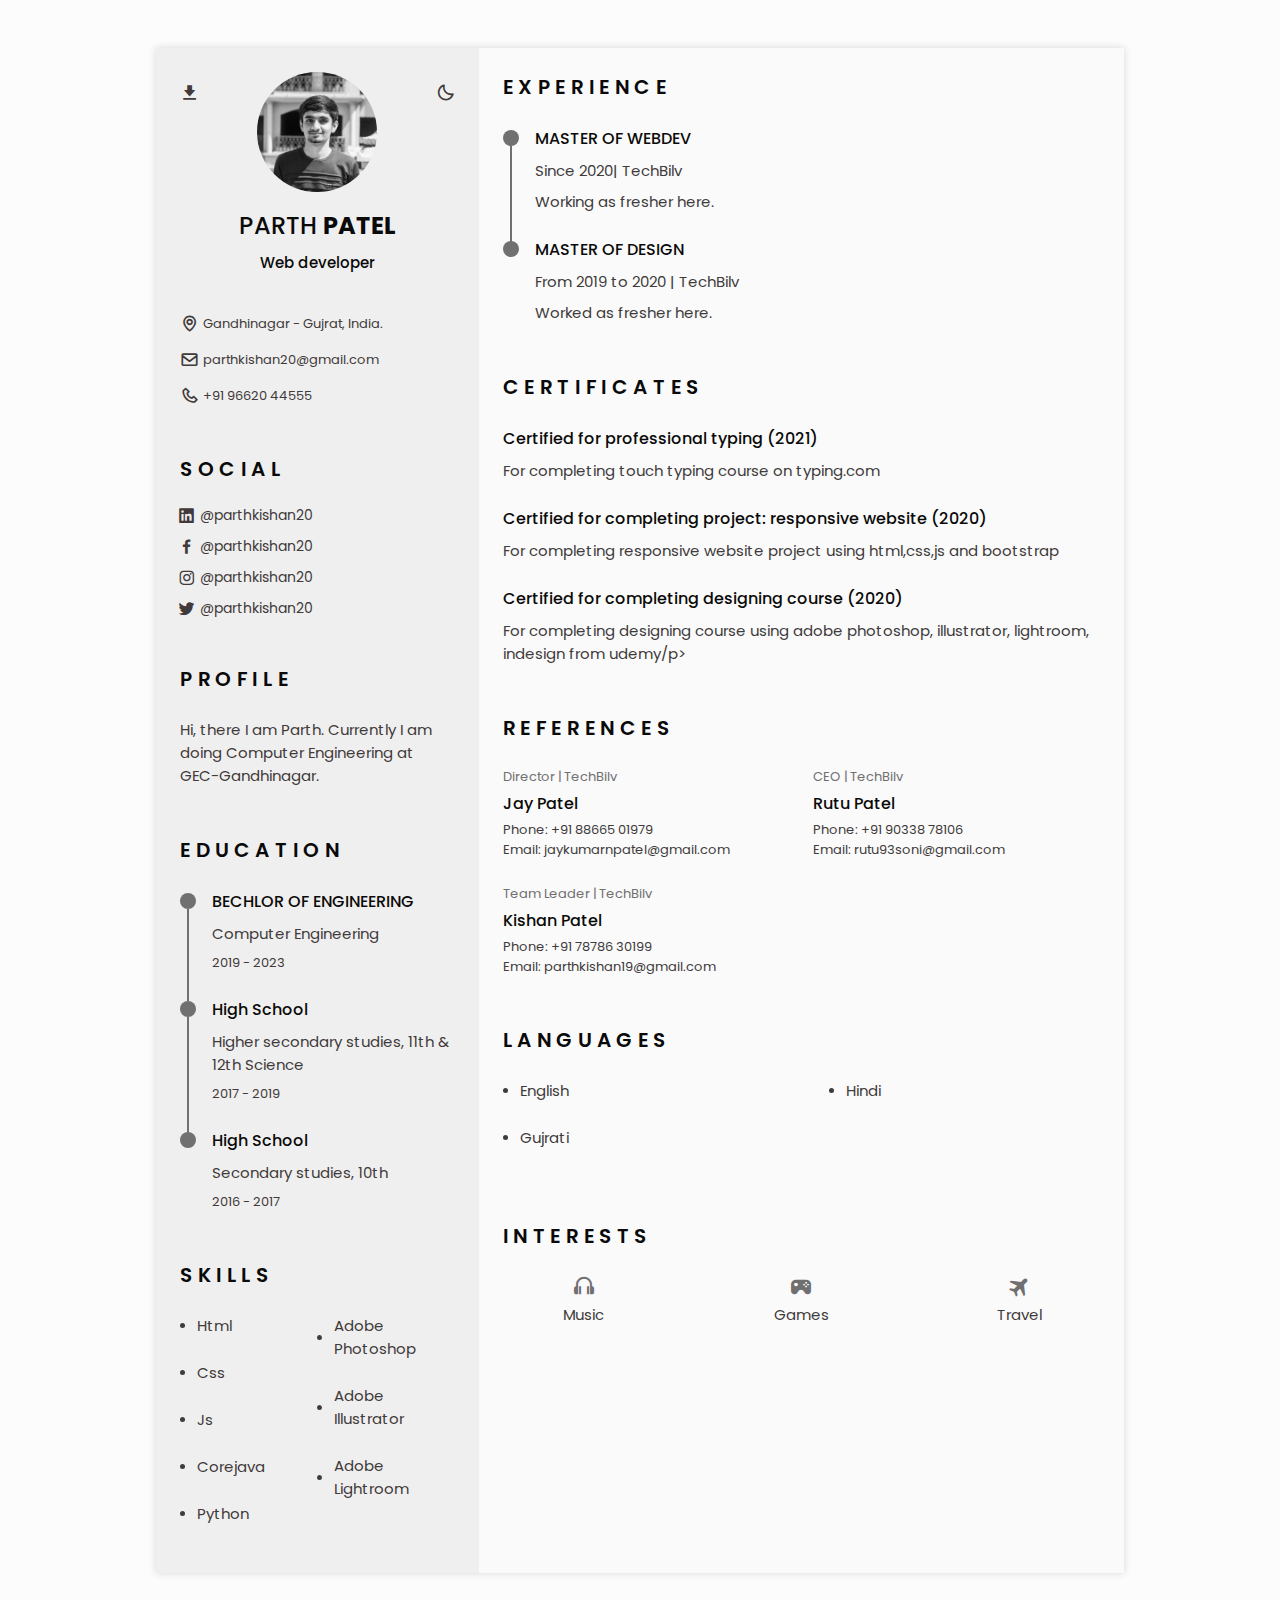
<file: index.htm>
<!DOCTYPE html>
    <html lang="en">
    <head>
        <meta charset="UTF-8">
        <meta name="viewport" content="width=device-width, initial-scale=1.0">

        <!--========== BOX ICONS ==========-->
        <link rel="stylesheet" href="https://cdn.jsdelivr.net/npm/boxicons@latest/css/boxicons.min.css">
        <!-- <link href="https://cdn.jsdelivr.net/npm/bootstrap@5.0.1/dist/css/bootstrap.min.css" rel="stylesheet" integrity="sha384-+0n0xVW2eSR5OomGNYDnhzAbDsOXxcvSN1TPprVMTNDbiYZCxYbOOl7+AMvyTG2x" crossorigin="anonymous"> -->

        <!--========== CSS ==========-->
        <link rel="stylesheet" href="assets/css/styles.css">

        <title>My Profile</title>
    </head>
    <body >
        <!--========== HEADER ==========-->
        <header class="l-header" id="header">
            <nav class="nav bd-container">
                <a href="#Parth" class="nav__logo ">Parth</a>
               
                <div class="nav__menu" id="nav-menu">
                    <ul class="nav__list">
                        <li class="nav__item">
                            <a href="#home" class="nav__link active-link">
                                <i class='bx bxs-home nav__icon'  ></i>Home
                            </a>
                        </li> 

                        <li class="nav__item">
                            <a href="#profile" class="nav__link">
                                <i class='bx bx-user nav__icon' ></i>Profile
                        </a>
                        </li>
                        
                        <li class="nav__item">
                            <a href="#education" class="nav__link">
                                <i class='bx bx-book nav__icon'  ></i>Education
                            </a>
                        </li>
                        
                        <li class="nav__item">
                            <a href="#skills" class="nav__link">
                                <i class='bx bx-receipt nav__icon'  ></i>Skills
                            </a>
                        </li>
                        
                        <li class="nav__item">
                            <a href="#experience" class="nav__link">
                                <i class='bx bx-briefcase-alt nav__icon'  ></i>Experience
                            </a>
                        </li>
                        
                        <li class="nav__item">
                            <a href="#certificates" class="nav__link">
                                <i class='bx bx-award nav__icon'  ></i>Certificates
                            </a>
                        </li>
                        
                        <li class="nav__item">
                            <a href="#references" class="nav__link">
                                <i class='bx bx-link-external nav__icon'  ></i>References
                            </a>
                        </li>
                    </ul>
                </div>
                <div class="nav__toggle" id="nav-toggle">
                    <i class='bx bx-grid-alt'></i>
                </div>
            </nav>
        </header>

        <main class="l-main bd-container">
            <!-- All elements within this div, is generated in PDF -->
            <div class="resume" id="area-cv">
                <div class="resume__left">
                    <!--========== HOME ==========-->
                    <section class="home" id="home">
                        <div class="home__container section bd-grid">
                            <div class="home__data bd-grid">
                                <img src="assets/img/cv.JPG" alt="" class="home__img">

                                <h1 class="home__title">PARTH <b>PATEL</b></h1>
                                <h3 class="home__profession">Web developer</h3>
       
                                <!--Button to download your CV saved in the pdf folder.-->
                                <div>
                                    <a download="" href="assets/pdf/ResumeCv.pdf" class="home__button-movil">Download</a>
                                </div>
                            </div>

                            <div class="home__address bd-grid">
                                <span class="home__information">
                                    <i class='bx bx-map home__icon' ></i> Gandhinagar - Gujrat, India.
                                </span>
                                <span class="home__information">
                                    <i class='bx bx-envelope home__icon' ></i> parthkishan20@gmail.com   
                                </span>
                                <span class="home__information">
                                    <i class='bx bx-phone home__icon' ></i> +91 96620 44555
                                </span>
                            </div>
                        </div>
                        <!-- Theme change button -->
                        <i class='bx bx-moon change-theme' title="Theme" id="theme-button"></i>
    
                        <!-- Button to generate and download the pdf. Available for desktop. -->
                        <i class='bx bxs-download generate-pdf' title="Generate PDF" id="resume-button" ></i>

                    </section>          
                    
                    <!--========== SOCIAL ==========-->
                    <section class="social section">
                        <h2 class="section-title">SOCIAL</h2>

                        <div class="social__container bd-grid">
                            <a href="https://www.linkedin.com/in/parth-patel-9629751a4/" target="_blank" class="social__link">
                                <i class='bx bxl-linkedin-square social__icon' ></i> @parthkishan20
                            </a>
                            <a href="https://www.facebook.com/parthuuuu" target="_blank" class="social__link">
                                <i class='bx bxl-facebook social__icon' ></i> @parthkishan20
                            </a>
                            <a href="https://www.instagram.com/parthkishan20/" target="_blank" class="social__link">
                                <i class='bx bxl-instagram social__icon' ></i> @parthkishan20
                            </a>
                            <a href="https://twitter.com/parthkishan20" target="_blank" class="social__link">
                                <i class='bx bxl-twitter social__icon'></i> @parthkishan20
                            </a>
                        </div>
                    </section>

                    <!--========== PROFILE ==========-->
                    <section class="profile section" id="profile">
                      <h2 class="section-title">Profile</h2>  
                    
                    <p class="profile__description">Hi, there I am Parth. Currently I am doing Computer Engineering at GEC-Gandhinagar.</p>
                    </section>
                    
                    <!--========== EDUCATION ==========-->
                    <section class="education section" id="education">
                        <h2 class="section-title">Education</h2>
                    
                     <div class="education__container bd-grid">
                         <div class="education__content">
                             <div class="education__time">
                                 <span class="education__rounder"></span>
                                 <span class="education__line"></span>
                             </div>

                             <div class="education__data bd-grid">
                                 <h3 class="education__title">BECHLOR OF ENGINEERING</h3>
                                 <span class="education__studies">Computer Engineering</span>
                                 <span class="education__year">2019 - 2023</span>
                             </div>
                         </div>
                         <div class="education__content">
                            <div class="education__time">
                                <span class="education__rounder"></span>
                                <span class="education__line"></span>
                            </div>

                            <div class="education__data bd-grid">
                                <h3 class="education__title">High School</h3>
                                <span class="education__studies">Higher secondary studies, 11th & 12th Science</span>
                                <span class="education__year">2017 - 2019</span>
                            </div>
                        </div>
                        <div class="education__content">
                            <div class="education__time">
                                <span class="education__rounder"></span>
                                <!-- <span class="education__line"></span> -->
                            </div>

                            <div class="education__data bd-grid">
                                <h3 class="education__title">High School</h3>
                                <span class="education__studies">Secondary studies, 10th</span>
                                <span class="education__year">2016 - 2017</span>
                            </div>
                        </div>
                     </div>
                    </section>


                    <!--========== SKILLS  ==========-->
                    <section class="skills section" id="skills">
                       <h2 class="section-title">Skills</h2>
                       
                       <div class="skills__content bd-grid">
                           <ul class="skills_data">
                               <li class="skills__name">
                                   <span class="skills__circle"></span> Html
                               </li>
                               <li class="skills__name">
                                   <span class="skills__circle"></span> Css
                               </li>
                               <li class="skills__name">
                                   <span class="skills__circle"></span> Js 
                               </li>
                               <li class="skills__name">
                                   <span class="skills__circle"></span> Corejava
                               </li>
                               <li class="skills__name">
                                   <span class="skills__circle"></span> Python
                               </li>
                           </ul>
                           <ul class="skills_data">
                                <li class="skills__name">
                                    <span class="skills__circle"></span> Adobe Photoshop
                                </li>
                                <li class="skills__name">
                                    <span class="skills__circle"></span> Adobe Illustrator
                                </li>
                                <li class="skills__name">
                                    <span class="skills__circle"></span> Adobe Lightroom
                                </li>
                        </ul>

                       </div>
                    </section>

                </div>

                <div class="resume__right">
                    <!--========== EXPERIENCE ==========-->
                    <section class="experience section" id="experience">
                        <h2 class="section-title">Experience</h2>
                    
                    <div class="experience__container bd-grid">
                        <div class="experience__content">
                            <div class="experience__time">
                                <span class="experience__rounder"></span>
                                <span class="experience__line"></span>
                            </div>

                            <div class="experience__data bd-grid">
                                <h3 class="experience__title">MASTER OF WEBDEV</h3>
                                <span class="experience__company">Since 2020| TechBilv</span>
                                <p class="experience__description">Working as fresher here.</p>
                            </div>
                        </div>
                        <div class="experience__content">
                            <div class="experience__time">
                                <span class="experience__rounder"></span>
                               <!--<span class="experience__line"></span>--> 
                            </div>

                            <div class="experience__data bd-grid">
                                <h3 class="experience__title">MASTER OF DESIGN </h3>
                                <span class="experience__company">From 2019 to 2020 | TechBilv</span>
                                <p class="experience__description">Worked as fresher here.</p>
                            </div>
                        </div>
                       <!--
                            <div class="experience__content">
                            <div class="experience__time">
                                <span class="experience__rounder"></span>
                                 <span class="experience__line"></span> 
                            </div>

                            <div class="experience__data bd-grid">
                                <h3 class="experience__title">MASTER OF PUBG</h3>
                                <span class="experience__company">From 2018 to 2020 | KRAFTON</span>
                                <p class="experience__description">Worked as professional here.</p>
                            </div>
                        </div>                                                                         -->
                    </div>
                    </section>

                    <!--========== CERTIFICATES ==========-->
                    <section class="certificate section" id="certificates">
                        <h2 class="section-title">Certificates</h2>

                        <div class="certificate__container bd-grid">
                            <div class="certificate__content">
                                <h3 class="certificate__title">Certified for professional typing (2021)</h3>
                                <p class="certificate__description">For completing touch typing course on typing.com</p>
                            </div>

                            <div class="certificate__content">
                                <h3 class="certificate__title">Certified for completing project: responsive website (2020)</h3>
                                <p class="certificate__description">For completing responsive website project using html,css,js and bootstrap</p>
                            </div>

                            <div class="certificate__content">
                                <h3 class="certificate__title">Certified for completing designing course (2020)</h3>
                                <p class="certificate__description">For completing designing course using adobe photoshop, illustrator, lightroom, indesign from udemy/p>
                            </div>
                        </div>
                    </section>

                    <!--========== REFERENCES ==========-->
                    <section class="references section" id="references">
                        <h2 class="section-title">References</h2>

                        <div class="references__container bd-grid">
                            <div class="references__content bd-grid">
                                <span class="references__subtitle">Director | TechBilv</span>
                                <h3 class="references__title">Jay Patel</h3>
                                <ul class="references__contact">
                                    <li>Phone: +91 88665 01979</li>
                                    <li>Email: jaykumarnpatel@gmail.com</li>
                                </ul>
                            </div>

                            <div class="references__content bd-grid">
                                <span class="references__subtitle">CEO | TechBilv</span>
                                <h3 class="references__title">Rutu Patel</h3>
                                <ul class="references__contact">
                                    <li>Phone: +91 90338 78106</li>
                                    <li>Email: rutu93soni@gmail.com</li>
                                </ul>
                            </div>

                            <div class="references__content bd-grid">
                                <span class="references__subtitle">Team Leader | TechBilv</span>
                                <h3 class="references__title">Kishan Patel</h3>
                                <ul class="references__contact">
                                    <li>Phone: +91 78786 30199</li>
                                    <li>Email: parthkishan19@gmail.com</li>
                                </ul>
                            </div>
                        </div>
                    </section>

                    <!--========== LANGUAGES ==========-->
                    <section class="languages section">
                       <h2 class="section-title">Languages</h2> 
                    
                        <div class="languages__container">
                            <ul class="languages__content bd-grid">
                                <li class="languages__name">
                                    <span class="languages__circle"></span> English
                                </li>
                                <li class="languages__name">
                                    <span class="languages__circle"></span> Hindi
                                </li>
                                <li class="languages__name">
                                    <span class="languages__circle"></span> Gujrati
                                </li>
                            </ul>
                        </div>
                    </section>
                    
                    <!--========== INTERESTS ==========-->
                    <section class="interests section">
                        <h2 class="section-title">Interests</h2>
                        <div class="interests__container bd-grid">
                            <div class="interests__content">
                                <i class='bx bx-headphone interests__icon'></i>
                                <span class="interests__name">Music</span>
                            </div>
                            <div class="interests__content">
                                <i class='bx bxs-joystick interests__icon' ></i>
                                <span class="interests__name">Games</span>
                            </div>
                            <div class="interests__content">
                                <i class='bx bxs-plane-alt interests__icon' ></i>
                                <span class="interests__name">Travel</span>
                            </div>
                        
                        </div>
                    </section>

                    
                </div>
            </div>        
        </main>

        <!--========== SCROLL TOP ==========-->
        <a href="#" class="scrolltop" id="scroll-top">
            <i class='bx bx-up-arrow-alt scrolltop__icon'></i>
        </a>

        <!--========== HTML2PDF ==========-->
        <script src="assets/js/html2pdf.bundle.min.js"></script>

        <!--========== MAIN JS ==========-->
        <script src="assets/js/main.js"></script>
    </body>
</html>
</file>
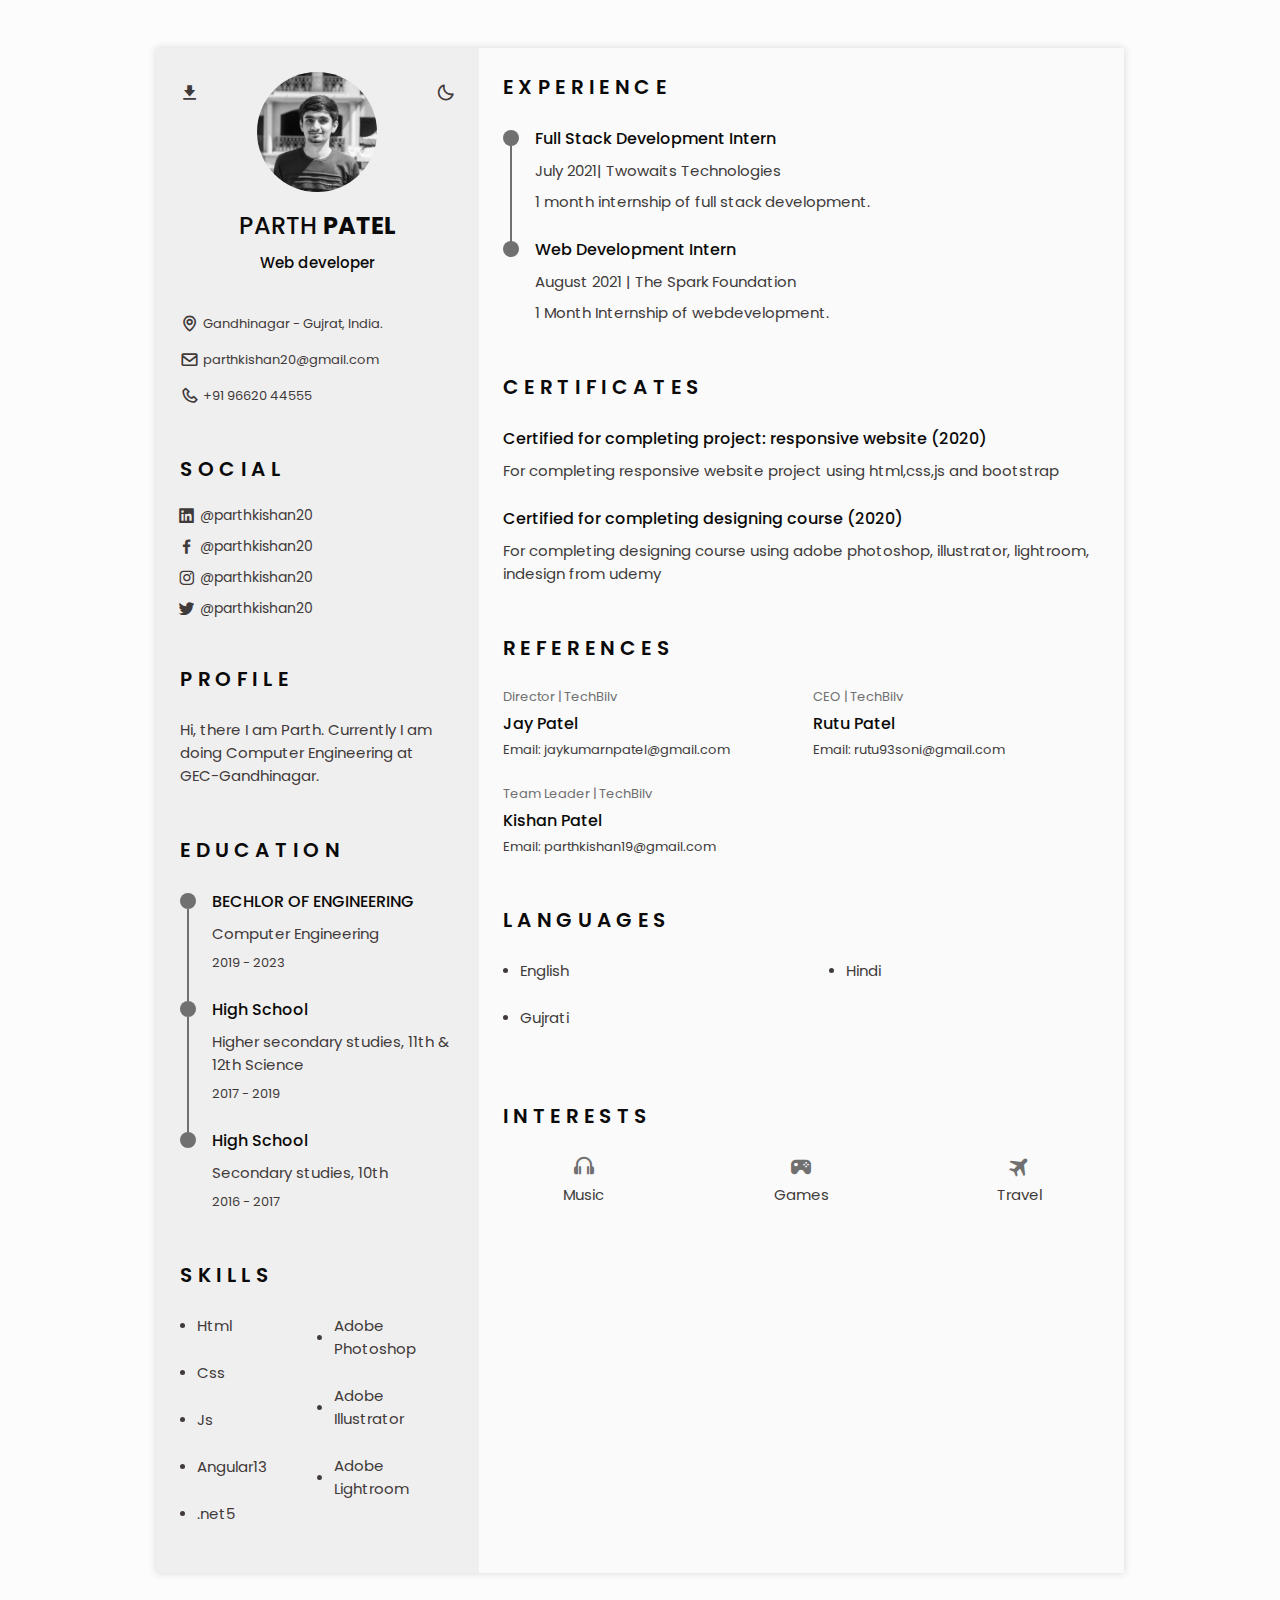
<file: index.html>
<!DOCTYPE html>
    <html lang="en">
    <head>
        <meta charset="UTF-8">
        <meta name="viewport" content="width=device-width, initial-scale=1.0">

        <!--========== BOX ICONS ==========-->
        <link rel="stylesheet" href="https://cdn.jsdelivr.net/npm/boxicons@latest/css/boxicons.min.css">
        <!-- <link href="https://cdn.jsdelivr.net/npm/bootstrap@5.0.1/dist/css/bootstrap.min.css" rel="stylesheet" integrity="sha384-+0n0xVW2eSR5OomGNYDnhzAbDsOXxcvSN1TPprVMTNDbiYZCxYbOOl7+AMvyTG2x" crossorigin="anonymous"> -->

        <!--========== CSS ==========-->
        <link rel="stylesheet" href="assets/css/styles.css">

        <title>My Profile</title>
    </head>
    <body >
        <!--========== HEADER ==========-->
        <header class="l-header" id="header">
            <nav class="nav bd-container">
                <a href="#Parth" class="nav__logo ">Parth</a>
               
                <div class="nav__menu" id="nav-menu">
                    <ul class="nav__list">
                        <li class="nav__item">
                            <a href="#home" class="nav__link active-link">
                                <i class='bx bxs-home nav__icon'  ></i>Home
                            </a>
                        </li> 

                        <li class="nav__item">
                            <a href="#profile" class="nav__link">
                                <i class='bx bx-user nav__icon' ></i>Profile
                        </a>
                        </li>
                        
                        <li class="nav__item">
                            <a href="#education" class="nav__link">
                                <i class='bx bx-book nav__icon'  ></i>Education
                            </a>
                        </li>
                        
                        <li class="nav__item">
                            <a href="#skills" class="nav__link">
                                <i class='bx bx-receipt nav__icon'  ></i>Skills
                            </a>
                        </li>
                        
                        <li class="nav__item">
                            <a href="#experience" class="nav__link">
                                <i class='bx bx-briefcase-alt nav__icon'  ></i>Experience
                            </a>
                        </li>
                        
                        <li class="nav__item">
                            <a href="#certificates" class="nav__link">
                                <i class='bx bx-award nav__icon'  ></i>Certificates
                            </a>
                        </li>
                        
                        <li class="nav__item">
                            <a href="#references" class="nav__link">
                                <i class='bx bx-link-external nav__icon'  ></i>References
                            </a>
                        </li>
                    </ul>
                </div>
                <div class="nav__toggle" id="nav-toggle">
                    <i class='bx bx-grid-alt'></i>
                </div>
            </nav>
        </header>

        <main class="l-main bd-container">
            <!-- All elements within this div, is generated in PDF -->
            <div class="resume" id="area-cv">
                <div class="resume__left">
                    <!--========== HOME ==========-->
                    <section class="home" id="home">
                        <div class="home__container section bd-grid">
                            <div class="home__data bd-grid">
                                <img src="assets/img/cv.JPG" alt="" class="home__img">

                                <h1 class="home__title">PARTH <b>PATEL</b></h1>
                                <h3 class="home__profession">Web developer</h3>
       
                                <!--Button to download your CV saved in the pdf folder.-->
                                <div>
                                    <a download="" href="assets/pdf/ResumeCv.pdf" class="home__button-movil">Download</a>
                                </div>
                            </div>

                            <div class="home__address bd-grid">
                                <span class="home__information">
                                    <i class='bx bx-map home__icon' ></i> Gandhinagar - Gujrat, India.
                                </span>
                                <span class="home__information">
                                    <i class='bx bx-envelope home__icon' ></i> parthkishan20@gmail.com   
                                </span>
                                <span class="home__information">
                                    <i class='bx bx-phone home__icon' ></i> +91 96620 44555
                                </span>
                            </div>
                        </div>
                        <!-- Theme change button -->
                        <i class='bx bx-moon change-theme' title="Theme" id="theme-button"></i>
    
                        <!-- Button to generate and download the pdf. Available for desktop. -->
                        <i class='bx bxs-download generate-pdf' title="Generate PDF" id="resume-button" ></i>

                    </section>          
                    
                    <!--========== SOCIAL ==========-->
                    <section class="social section">
                        <h2 class="section-title">SOCIAL</h2>

                        <div class="social__container bd-grid">
                            <a href="https://www.linkedin.com/in/parthkishan20/" target="_blank" class="social__link">
                                <i class='bx bxl-linkedin-square social__icon' ></i> @parthkishan20
                            </a>
                            <a href="https://www.facebook.com/parthkishan20/" target="_blank" class="social__link">
                                <i class='bx bxl-facebook social__icon' ></i> @parthkishan20
                            </a>
                            <a href="https://www.instagram.com/parthkishan20/" target="_blank" class="social__link">
                                <i class='bx bxl-instagram social__icon' ></i> @parthkishan20
                            </a>
                            <a href="https://twitter.com/parthkishan20" target="_blank" class="social__link">
                                <i class='bx bxl-twitter social__icon'></i> @parthkishan20
                            </a>
                        </div>
                    </section>

                    <!--========== PROFILE ==========-->
                    <section class="profile section" id="profile">
                      <h2 class="section-title">Profile</h2>  
                    
                    <p class="profile__description">Hi, there I am Parth. Currently I am doing Computer Engineering at GEC-Gandhinagar.</p>
                    </section>
                    
                    <!--========== EDUCATION ==========-->
                    <section class="education section" id="education">
                        <h2 class="section-title">Education</h2>
                    
                     <div class="education__container bd-grid">
                         <div class="education__content">
                             <div class="education__time">
                                 <span class="education__rounder"></span>
                                 <span class="education__line"></span>
                             </div>

                             <div class="education__data bd-grid">
                                 <h3 class="education__title">BECHLOR OF ENGINEERING</h3>
                                 <span class="education__studies">Computer Engineering</span>
                                 <span class="education__year">2019 - 2023</span>
                             </div>
                         </div>
                         <div class="education__content">
                            <div class="education__time">
                                <span class="education__rounder"></span>
                                <span class="education__line"></span>
                            </div>

                            <div class="education__data bd-grid">
                                <h3 class="education__title">High School</h3>
                                <span class="education__studies">Higher secondary studies, 11th & 12th Science</span>
                                <span class="education__year">2017 - 2019</span>
                            </div>
                        </div>
                        <div class="education__content">
                            <div class="education__time">
                                <span class="education__rounder"></span>
                                <!-- <span class="education__line"></span> -->
                            </div>

                            <div class="education__data bd-grid">
                                <h3 class="education__title">High School</h3>
                                <span class="education__studies">Secondary studies, 10th</span>
                                <span class="education__year">2016 - 2017</span>
                            </div>
                        </div>
                     </div>
                    </section>


                    <!--========== SKILLS  ==========-->
                    <section class="skills section" id="skills">
                       <h2 class="section-title">Skills</h2>
                       
                       <div class="skills__content bd-grid">
                           <ul class="skills_data">
                               <li class="skills__name">
                                   <span class="skills__circle"></span> Html
                               </li>
                               <li class="skills__name">
                                   <span class="skills__circle"></span> Css
                               </li>
                               <li class="skills__name">
                                   <span class="skills__circle"></span> Js 
                               </li>
                               <li class="skills__name">
                                   <span class="skills__circle"></span> Angular13
                               </li>
                               <li class="skills__name">
                                   <span class="skills__circle"></span> .net5
                               </li>
                           </ul>
                           <ul class="skills_data">
                                <li class="skills__name">
                                    <span class="skills__circle"></span> Adobe Photoshop
                                </li>
                                <li class="skills__name">
                                    <span class="skills__circle"></span> Adobe Illustrator
                                </li>
                                <li class="skills__name">
                                    <span class="skills__circle"></span> Adobe Lightroom
                                </li>
                        </ul>

                       </div>
                    </section>

                </div>

                <div class="resume__right">
                    <!--========== EXPERIENCE ==========-->
                    <section class="experience section" id="experience">
                        <h2 class="section-title">Experience</h2>
                    
                    <div class="experience__container bd-grid">
                        <div class="experience__content">
                            <div class="experience__time">
                                <span class="experience__rounder"></span>
                                <span class="experience__line"></span>
                            </div>

                            <div class="experience__data bd-grid">
                                <h3 class="experience__title">Full Stack Development Intern</h3>
                                <span class="experience__company">July 2021| Twowaits Technologies</span>
                                <p class="experience__description">1 month internship of full stack development.</p>
                            </div>
                        </div>
                        <div class="experience__content">
                            <div class="experience__time">
                                <span class="experience__rounder"></span>
                               <!--<span class="experience__line"></span>--> 
                            </div>

                            <div class="experience__data bd-grid">
                                <h3 class="experience__title">Web Development Intern </h3>
                                <span class="experience__company">August 2021 | The Spark Foundation </span>
                                <p class="experience__description">1 Month Internship of webdevelopment.</p>
                            </div>
                        </div>
                       <!--
                            <div class="experience__content">
                            <div class="experience__time">
                                <span class="experience__rounder"></span>
                                 <span class="experience__line"></span> 
                            </div>

                            <div class="experience__data bd-grid">
                                <h3 class="experience__title">MASTER OF PUBG</h3>
                                <span class="experience__company">From 2018 to 2020 | KRAFTON</span>
                                <p class="experience__description">Worked as professional here.</p>
                            </div>
                        </div>                                                                         -->
                    </div>
                    </section>

                    <!--========== CERTIFICATES ==========-->
                    <section class="certificate section" id="certificates">
                        <h2 class="section-title">Certificates</h2>

                        <div class="certificate__container bd-grid">
<!--                             <div class="certificate__content">
                                <h3 class="certificate__title">Certified for professional typing (2021)</h3>
                                <p class="certificate__description">For completing touch typing course on typing.com</p>
                            </div> -->

                            <div class="certificate__content">
                                <h3 class="certificate__title">Certified for completing project: responsive website (2020)</h3>
                                <p class="certificate__description">For completing responsive website project using html,css,js and bootstrap</p>
                            </div>

                            <div class="certificate__content">
                                <h3 class="certificate__title">Certified for completing designing course (2020)</h3>
                                <p class="certificate__description">For completing designing course using adobe photoshop, illustrator, lightroom, indesign from udemy</p>
                            </div>
                        </div>
                    </section>

                    <!--========== REFERENCES ==========-->
                    <section class="references section" id="references">
                        <h2 class="section-title">References</h2>

                        <div class="references__container bd-grid">
                            <div class="references__content bd-grid">
                                <span class="references__subtitle">Director | TechBilv</span>
                                <h3 class="references__title">Jay Patel</h3>
                                <ul class="references__contact">
                                  <!--  <li>Phone: +91 88665 01979</li> -->
                                    <li>Email: jaykumarnpatel@gmail.com</li>
                                </ul>
                            </div>

                            <div class="references__content bd-grid">
                                <span class="references__subtitle">CEO | TechBilv</span>
                                <h3 class="references__title">Rutu Patel</h3>
                                <ul class="references__contact">
                              <!--      <li>Phone: +91 90338 78106</li> -->
                                    <li>Email: rutu93soni@gmail.com</li>
                                </ul>
                            </div>

                            <div class="references__content bd-grid">
                                <span class="references__subtitle">Team Leader | TechBilv</span>
                                <h3 class="references__title">Kishan Patel</h3>
                                <ul class="references__contact">
                                 <!--   <li>Phone: +91 78786 30199</li> -->
                                    <li>Email: parthkishan19@gmail.com</li>
                                </ul>
                            </div>
                        </div>
                    </section>

                    <!--========== LANGUAGES ==========-->
                    <section class="languages section">
                       <h2 class="section-title">Languages</h2> 
                    
                        <div class="languages__container">
                            <ul class="languages__content bd-grid">
                                <li class="languages__name">
                                    <span class="languages__circle"></span> English
                                </li>
                                <li class="languages__name">
                                    <span class="languages__circle"></span> Hindi
                                </li>
                                <li class="languages__name">
                                    <span class="languages__circle"></span> Gujrati
                                </li>
                            </ul>
                        </div>
                    </section>
                    
                    <!--========== INTERESTS ==========-->
                    <section class="interests section">
                        <h2 class="section-title">Interests</h2>
                        <div class="interests__container bd-grid">
                            <div class="interests__content">
                                <i class='bx bx-headphone interests__icon'></i>
                                <span class="interests__name">Music</span>
                            </div>
                            <div class="interests__content">
                                <i class='bx bxs-joystick interests__icon' ></i>
                                <span class="interests__name">Games</span>
                            </div>
                            <div class="interests__content">
                                <i class='bx bxs-plane-alt interests__icon' ></i>
                                <span class="interests__name">Travel</span>
                            </div>
                        
                        </div>
                    </section>

                    
                </div>
            </div>        
        </main>

        <!--========== SCROLL TOP ==========-->
        <a href="#" class="scrolltop" id="scroll-top">
            <i class='bx bx-up-arrow-alt scrolltop__icon'></i>
        </a>

        <!--========== HTML2PDF ==========-->
        <script src="assets/js/html2pdf.bundle.min.js"></script>

        <!--========== MAIN JS ==========-->
        <script src="assets/js/main.js" defer></script>
    </body>
</html>
</file>
<file: assets/css/styles.css>
/*===== GOOGLE FONTS =====*/
@import url("https://fonts.googleapis.com/css2?family=Poppins:wght@400;500;600&display=swap");

/*===== VARIABLES CSS =====*/
:root {
  --header-height: 3rem;

  /*========== Colors ==========*/
  --title-color: #0b0a0a;
  --text-color: #403a3a;
  --text-color-light: #707070;
  --container-color: #fafafa;
  --container-color-alt: #f0efef;
  --body-color: #fcfcfc;

  /*========== Font and typography ==========*/
  --body-font: "Poppins", sans-serif;
  --h1-font-size: 1.5rem;
  --h2-font-size: 1.25rem;
  --h3-font-size: 1rem;
  --normal-font-size: 0.938rem;
  --small-font-size: 0.875rem;
  --smaller-font-size: 0.813rem;

  /*========== Font weight ==========*/
  --font-medium: 500;
  --font-semi-bold: 600;

  /*========== Margenes ==========*/
  --mb-1: 0.5rem;
  --mb-2: 1rem;
  --mb-3: 1.5rem;

  /*========== z index ==========*/
  --z-tooltip: 10;
  --z-fixed: 100;
}

/*========== BASE ==========*/
*,
::before,
::after {
  box-sizing: border-box;
}

html {
  scroll-behavior: smooth;
}
/*========== Variables Dark theme ==========*/

body.dark-theme{
  --title-color: #f2f2f2;
  --text-color: #bfbfbf;
  --container-color: #212121;
  --container-color-alt: #181616;
  --body-color: #2b2b2b; 
}

/*========== Button Dark/Light ==========*/

.change-theme{
  position: absolute;
  right: 0;
  top: 2.2rem;
  display: flex;
  color: var(--text-color);
  font-size: 1.2rem;
  cursor: pointer;
}

.change-theme:hover{
color: var(--title-color);
}

/*========== Font size variables to scale cv ==========*/

body.scale-cv{
  --h1-font-size: .938rem;
  --h2-font-size: .938rem;
  --h3-font-size: .875rem;
  --normal-font-size: 0.813rem;
  --small-font-size: 0.75rem;
  --smaller-font-size: 0.688rem;
}

/*========== Generate PDF button ==========*/

.generate-pdf{
  display: none;
  position: absolute;
  top: 2.2rem;
  left: 0;
  font-size: 1.2rem;
  color: var(--text-color);
  cursor: pointer;
}

.generate-pdf:hover{
  color: var(--title-color);
}

/*========== Classes modified to reduce size and print on A4 sheet ==========*/

.scale-cv .change-theme,
.scale-cv .generate-pdf{
  display: none;
}

.scale-cv .bd-container{
  max-width: 595px;
}

.scale-cv .section{
  padding: 1.5rem 0 .80rem;
}

.scale-cv .section-title{
  margin-bottom: .75rem;
}

.scale-cv .resume__left,
.scale-cv .resume__right{
  padding: 0 1rem;
}

.scale-cv .home__img{
  width: 90px;
  height: 90px;
}

.scale-cv .home__container{
  gap: 1.5rem;
}

.scale-cv .home__data{
  gap: .25rem;
}

.scale-cv .home__address,
.scale-cv .social__container{
  gap: .75rem;
}

.scale-cv .home__icon,
.scale-cv .social__icon,
.scale-cv .interests__icon{
  font-size: 1rem;
}

.scale-cv .education__container,
.scale-cv .experience__container,
.scale-cv .certificate__container{
  gap: 1rem;
}

.scale-cv .education__time,
.scale-cv .experience__time{
  padding-right: .5rem;
}

.scale-cv .education__rounder,
.scale-cv .experience__rounder{
  width: 11px;
  height: 11px;
  margin-top: .22rem;
}

.scale-cv .education__line,
.scale-cv .experience__line{
  width: 1px;
  height: 110%;
  transform: translate(5px, 0);
}

.scale-cv .education__data,
.scale-cv .experience__data{
  gap: .25rem;
}

.scale-cv .skills__name{
  margin-bottom: var(--mb-1);
}

.scale-cv .interests__container{
  column-gap: 2.5rem;
}

body {
  margin: 0 0 var(--header-height) 0;
  padding: 0;
  font-family: var(--body-font);
  font-size: var(--normal-font-size);
  background-color: var(--body-color);
  color: var(--text-color);
}

h1,
h2,
h3,
ul,
p {
  margin: 0;
}

h1,
h2,
h3 {
  color: var(--title-color);
  font-weight: var(--font-medium);
}

ul {
  padding: 0;
  list-style: none;
}

a {
  text-decoration: none;
}

img {
  max-width: 100%;
  height: auto;
}

/*========== CLASS CSS ==========*/
.section {
  padding: 1.5rem 0;
}

.section-title {
  font-size: var(--h2-font-size);
  color: var(--title-color);
  font-weight: var(--font-semi-bold);
  text-transform: uppercase;
  letter-spacing: 0.35rem;
  text-align: center;
  margin-bottom: var(--mb-3);
}
/*========== LAYOUT ==========*/

.bd-container{
  max-width: 968px;
  width: calc(100% -  3rem);
  margin-left: var(--mb-3);
  margin-right: var(--mb-3);
}

.bd-grid{
  display: grid;
  gap: 1.5rem;
}

.l-header{
  width: 100%;
  position: fixed;
  bottom: 0;
  left: 0;
  z-index: var(--z-fixed);
  background-color: var(--body-color);
  box-shadow: 0 -1px 4px rgba(0,0,0,.1);
  transition: .3s;
}

/*========== NAV ==========*/

.nav{
  height: var(--header-height);
  display: flex;
  justify-content: space-between;
  align-items: center;
}

@media screen and (max-width: 968px){
  .nav__menu{
    position: fixed;
    bottom: -100%;
    left: 0;
    width: 100%;
    padding: 2rem 1.5rem;
    background-color: var(--body-color);
    box-shadow: 0 1px 4px rgba(0,0,0,.1);
    border-radius: 1rem 1rem 0 0;
    z-index: var(--z-fixed);
    transition: .3s;
  }
}

.nav__logo{
color: var(--title-color);
font-weight: var(--font-semi-bold) ;
}

.nav__toggle{
  color: var(--title-color);
  font-weight: var(--font-medium);
}

.nav__toggle{
  font-size: 1.2rem;
  cursor: pointer;
}

.nav__item{
  text-align: center;
}

.nav__list{
  display: grid;
  grid-template-columns: repeat(3,1fr);
  gap: 2rem;
}

.nav__link{
  display: flex;
  flex-direction: column;
  font-size: var(--smaller-font-size);
  color: var(--text-color-light);
  font-weight: var(--font-medium);
}

.nav__link:hover{
  color: var(--title-color);
}

.nav__icon{
  font-size: 1.2rem;
  margin-bottom: var(--mb-1);
}

/* Show menu */

.show-menu{
  bottom: var(--header-height);
}

/* Active menu link */

.active-link{
  color: var(--title-color);
}

/*========== HOME ==========*/

.home{
  position: relative;
}

.home__container{
  gap: 3rem;
}

.home__data{
  gap: .5rem;
  text-align: center;
}

.home__img{
  width: 120px;
  height: 120px;
  border-radius: 50%;
  justify-self: center;
  margin-bottom: var(--mb-1);
}

.home__title{
  font-size: var(--h1-font-size);
}

.home__profession{
  font-size: var(--normal-font-size);
  margin-bottom: var(--mb-1);
}

.home__address{
  gap: 1rem;
}

.home__information{
  display: flex;
  align-items: center;
  font-size: var(--smaller-font-size);
}

.home__icon{
  font-size: 1.2rem;
  margin-right: .25rem;
}

.home__button-movil{
  display: inline-block;
  border: 2px solid var(--text-color);
  color: var(--title-color);
  padding: 1rem 2rem;
  border-radius: .25rem;
  transition: .3s;
  font-weight: var(--font-medium);
  margin-top: var(--mb-3);
}

.home__button-movil:hover{
  background-color: var(--text-color);
  color: var(--container-color);
}

/*========== SOCIAL ==========*/
.social__container{
  grid-template-columns: max-content;
  gap: 1rem;
}

.social__link{
  display: inline-flex;
  align-items: center;
  font-size: var(--small-font-size);
  color: var(--text-color);
  margin: -3px;
}

.social__link:hover{
  color: var(--title-color);
}

.social__icon{
  font-size: 1.2rem;
  margin-right: .25rem;
}

/*========== PROFILE ==========*/

.profile__description{
  text-align: center;
}

/*========== EDUCATION AND EXPERIENCE ==========*/

.education__content,
.experience__content{
  display: flex;
}

.education__time,
.experience__time{
  padding-right: 1rem;
}

.education__rounder,
.experience__rounder{
  position: relative;
  display: block;
  width: 16px;
  height: 16px;
  background-color: var(--text-color-light);
  border-radius: 50%;
  margin-top: .25rem;
}

.education__line,
.experience__line{
  display: block;
  width: 2px;
  height: 110%;
  background-color: var(--text-color-light);
  transform: translate(7px, 0);
}

.education__data,
.experience__data{
  gap: .5rem;
}

.education__title,
.experience__title{
  font-size: var(--h3-font-size);
}

.education__studies,
,experience__company{
  font-size: var(--small-font-size);
  color: var(--title-color);
}

.education__year,
.experience__{
  font-size: var(--smaller-font-size);
}

/*========== SKILLS AND LANGUAGES ==========*/

.skills__content,
.languages__content{
  grid-template-columns: repeat(2, 1fr);
}

.skills__content,
.languages__content
{
  gap: 0;
}

.skills__name,
.languages__name{
  display: flex;
  align-items: center;
  margin-bottom: var(--mb-3);
}

.skills__circle,
.languages__circle{
  display: inline-block;
  width: 5px;
  height: 5px;
  background-color: var(--text-color);
  border-radius: 100%;
  margin-right: .75rem;
}
/*========== CERTIFICATES ==========*/

.certificate__title{
font-size: var(--h3-font-size);
margin-bottom: var(--mb-1);
}

/*========== REFERENCES ==========*/

.references__content{
  gap: .25rem;
}

.references__subtitle{
  color: var(--text-color-light);
}

.references__subtitle,
.references__contact{
  font-size: var(--smaller-font-size);
}
.references__title{
  font-size: var(--h3-font-size);
}


/*========== INTERESTS ==========*/

.interests__container{
  grid-template-columns: repeat(3, 1fr);
}

.interests__content{
  display: flex;
  flex-direction: column;
  align-items: center;
}

.interests__icon{
  font-size: 1.5rem;
  color: var(--text-color-light);
  margin-bottom: .25rem;
}

/* Scroll top */

.scrolltop{
  position: fixed;
  right: 1rem;
  bottom: -20%;
  display: flex;
  justify-content: center;
  align-items: center;
  padding: .3rem;
  background-color: var(--container-color-alt);
  border-radius: .4rem;
  z-index: var(--z-tooltip);
  transition: .4s;
   visibility: hidden; 
}

.scrolltop__icon{
  font-size: 1.2rem;
  color: var(--text-color);
}

.show-scroll{
visibility: visible;
bottom: 5rem;
}

/*========== MEDIA QUERIES ==========*/

/* For small devices, menu two columns */

@media screen and (max-width: 320px){
  .nav__list{
    grid-template-columns: repeat (2, 1fr );
    gap: 1rem .5rem;
  }

}

/* Classes modified for large screen size */

@media screen and (min-width:968px){
  body{
    margin: 3rem 0;
  }
  
  .bd-container{
    margin-left: auto;
    margin-right: auto;
  }

  .l-header,
  .scrolltop{
    display: none;
  }

  .resume{
    display: grid;
    grid-template-columns: .5fr 1fr;
    background-color: var(--container-color);
    box-shadow: 0 0 8px rgba(13,12,12,.15);
  }

  .resume__left{
    background-color: var(--container-color-alt);
  }

  .resume__left,
  .resume__right{
    padding: 0 1.5rem;
  }

  .generate-pdf{
    display: inline-block;
  }

  .section-title,
  .profile__description{
    text-align: initial;
  }

  .home__container{
    gap: 1.5rem;
  }

  .home__button-movil{
    display: none;
  }

  .references__container{
    grid-template-columns: repeat(2, 1fr);
  }

  .languages__content{
    grid-template-columns: repeat (3, max-content );
    column-gap: 3.5rem;
  }

  .interests__container{
    grid-template-columns: repeat (4, max-content );
    column-gap: 3.5rem;
  }

}
</file>
